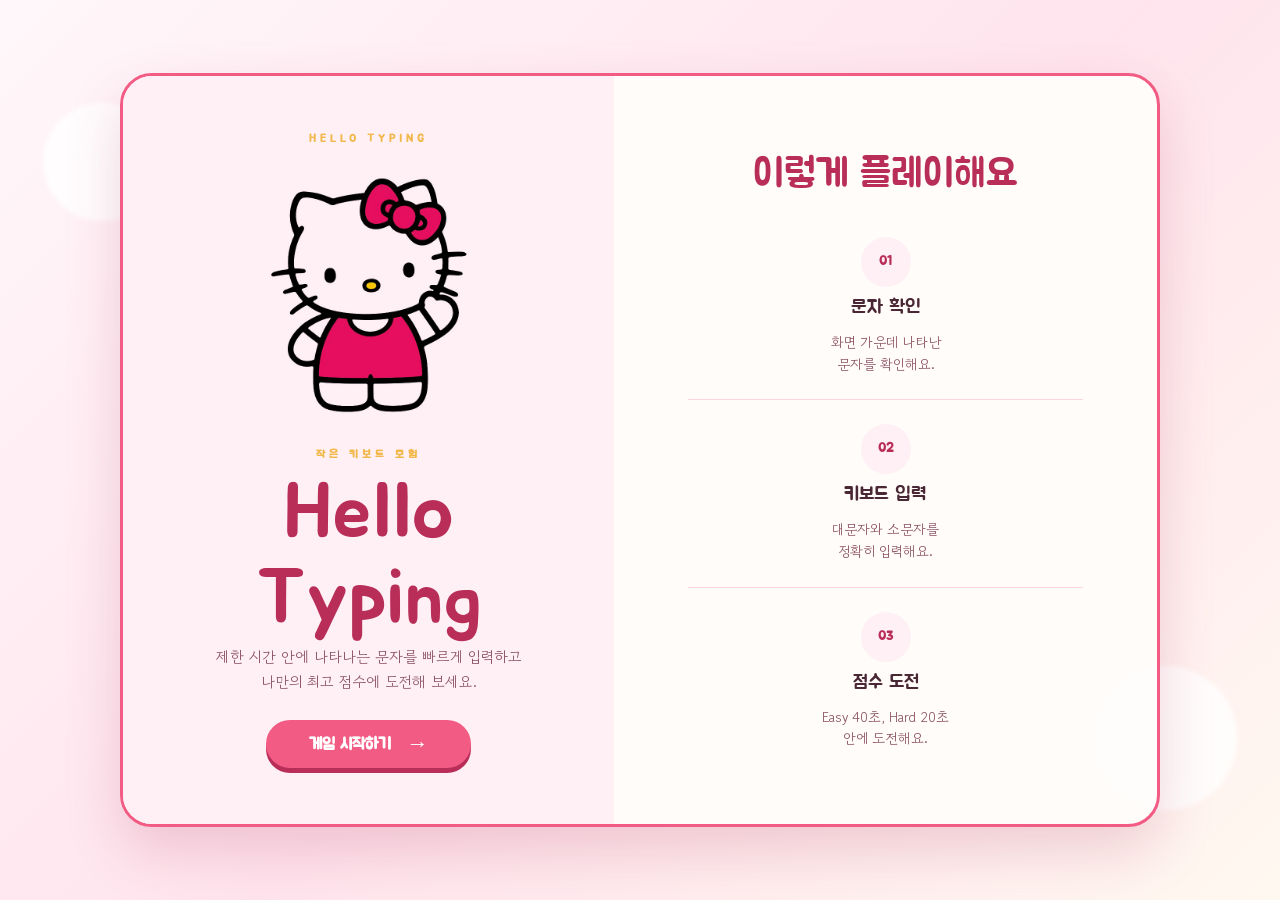
<file: index.html>
<!DOCTYPE html>
<html lang="ko">
<head>
    <meta charset="UTF-8">
    <meta name="viewport" content="width=device-width, initial-scale=1.0">
    <title>Hello Typing 시작하기</title>
    <!-- 깜찍한 손글씨풍 폰트 (주아체 / 고운돋움) — 인터넷 연결이 필요합니다 -->
    <link rel="preconnect" href="https://fonts.googleapis.com">
    <link rel="preconnect" href="https://fonts.gstatic.com" crossorigin>
    <link href="https://fonts.googleapis.com/css2?family=Jua&family=Gowun+Dodum&display=swap" rel="stylesheet">
    <link rel="stylesheet" href="css/onboarding.css">
</head>
<body>
    <main class="onboarding">
        <section class="onboarding__hero" aria-labelledby="onboarding-title">
            <div class="onboarding__badge">HELLO TYPING</div>
            <img class="onboarding__mascot" src="assets/hello-kitty.png" alt="헬로키티 캐릭터">
            <p class="onboarding__eyebrow">작은 키보드 모험</p>
            <h1 id="onboarding-title">Hello<br>Typing</h1>
            <p class="onboarding__intro">제한 시간 안에 나타나는 문자를 빠르게 입력하고<br>나만의 최고 점수에 도전해 보세요.</p>
            <a class="onboarding__start" href="typing_game.html">게임 시작하기 <span aria-hidden="true">→</span></a>
        </section>

        <section class="onboarding__steps" aria-labelledby="steps-title">
            <h2 id="steps-title">이렇게 플레이해요</h2>
            <div class="onboarding__step-list">
                <article class="onboarding__step">
                    <span class="onboarding__step-number">01</span>
                    <h3>문자 확인</h3>
                    <p>화면 가운데 나타난<br>문자를 확인해요.</p>
                </article>
                <article class="onboarding__step">
                    <span class="onboarding__step-number">02</span>
                    <h3>키보드 입력</h3>
                    <p>대문자와 소문자를<br>정확히 입력해요.</p>
                </article>
                <article class="onboarding__step">
                    <span class="onboarding__step-number">03</span>
                    <h3>점수 도전</h3>
                    <p>Easy 40초, Hard 20초<br>안에 도전해요.</p>
                </article>
            </div>
        </section>
    </main>
</body>
</html>
</file>
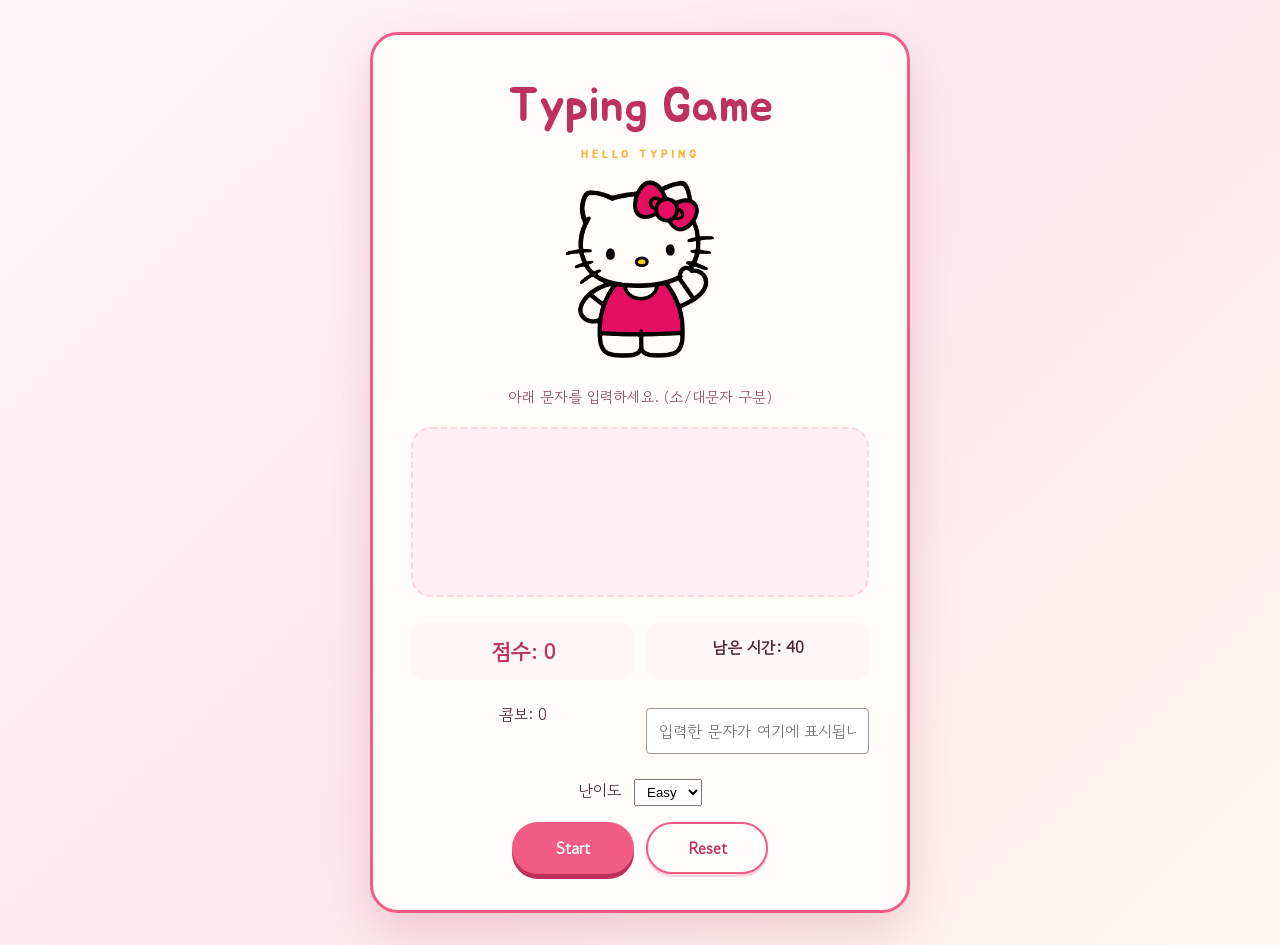
<file: typing_game.html>
<!--
    1. 아래 게임의 문제점을 발견하고, 개선점을 제시하세요. 정답은 없습니다.
    2. 디자인을 개선해보세요.

    [구조 안내]
    이 파일은 '골격'만 담당합니다. 마크업 구조와 id/class만 두고,
    디자인은 css/style.css, 동작은 js/*.js 에서 수정하세요.

    담당 나누기 예시
      - A : css/style.css      (디자인)
      - B : js/ui.js           (화면 표시)
      - C : js/game.js         (게임 규칙/진행)
      - 공통 : js/config.js    (설정값 — 바꿀 일 있으면 서로 알리고 수정)
 -->
<!DOCTYPE html>
<html lang="ko">
<head>
    <meta charset="UTF-8">
    <meta name="viewport" content="width=device-width, initial-scale=1.0">
    <title>Typing Game</title>
    <!-- 온보딩 화면과 같은 폰트 (주아체 / 고운돋움) — 인터넷 연결이 필요합니다 -->
    <link rel="preconnect" href="https://fonts.googleapis.com">
    <link rel="preconnect" href="https://fonts.gstatic.com" crossorigin>
    <link href="https://fonts.googleapis.com/css2?family=Jua&family=Gowun+Dodum&display=swap" rel="stylesheet">
    <link rel="stylesheet" href="css/style.css">
</head>
<body>
    <main class="game">
        <h1 class="game__title">Typing Game</h1>

        <img class="game__character" src="assets/hello-kitty.png" alt="헬로키티 캐릭터">

        <p class="game__guide">아래 문자를 입력하세요. (소/대문자 구분)</p>

        <!-- 지금 입력해야 할 문자가 표시되는 곳 -->
        <div class="game__target" id="targetChar"></div>

        <div class="game__status">
            <div class="game__score" id="score"></div>
            <div class="game__timer" id="timer"></div>
            <div class="game__combo" id="combo"></div>
            <input class="game__input" id="typedInput" type="text" placeholder="입력한 문자가 여기에 표시됩니다" readonly>
        </div>

        <!-- 난이도를 고르면 제한 시간도 함께 정해집니다 (Easy 40초 / Hard 20초) -->
        <label class="game__mode">
            난이도
            <select id="modeSelect">
                <option value="easy">Easy</option>
                <option value="hard">Hard</option>
            </select>
        </label>

        <div class="game__controls">
            <button type="button" class="game__button" id="startButton">Start</button>
            <button type="button" class="game__button" id="resetButton">Reset</button>
        </div>
    </main>

    <!-- 순서 중요: config → ui → game -->
    <script src="js/config.js"></script>
    <script src="js/ui.js"></script>
    <script src="js/game.js"></script>
</body>
</html>
</file>
<file: css/onboarding.css>
:root {
    --pink: #f25b83;
    --dark-pink: #b92e59;
    --pale-pink: #fff0f5;
    --blush: #ffd5e1;
    --ink: #4a2735;
    --gold: #f2b84b;
    --white: #fffdfb;
}

* {
    box-sizing: border-box;
}

body {
    /* 화면 정중앙에 배치 (가로 + 세로) */
    min-height: 100vh;
    display: grid;
    place-items: center;
    margin: 0;
    padding: 28px 18px;
    color: var(--ink);
    background:
        radial-gradient(circle at 8% 18%, rgba(255, 255, 255, 0.85) 0 4%, transparent 4.5%),
        radial-gradient(circle at 91% 82%, rgba(255, 255, 255, 0.8) 0 5%, transparent 5.5%),
        linear-gradient(135deg, #fff7fa 0%, #ffe4ed 53%, #fff8f0 100%);
    /* 폰트를 바꾸려면 이 두 줄만 고치면 됩니다 */
    font-family: "Gowun Dodum", "Malgun Gothic", sans-serif;
}

/* 제목용 깜찍한 폰트 */
.onboarding h1,
.onboarding__steps h2,
.onboarding__step h3,
.onboarding__badge,
.onboarding__eyebrow,
.onboarding__step-number,
.onboarding__start {
    font-family: "Jua", "Malgun Gothic", sans-serif;
    font-weight: normal;
}

.onboarding {
    display: grid;
    grid-template-columns: minmax(280px, 0.95fr) minmax(360px, 1.05fr);
    width: min(100%, 1040px);
    min-height: min(720px, calc(100vh - 56px));
    margin: 0 auto;
    overflow: hidden;
    border: 3px solid var(--pink);
    border-radius: 32px;
    background: rgba(255, 253, 251, 0.95);
    box-shadow: 0 24px 55px rgba(174, 54, 93, 0.2);
}

.onboarding__hero {
    position: relative;
    display: flex;
    flex-direction: column;
    align-items: center;
    justify-content: center;
    padding: 56px 44px;
    overflow: hidden;
    background: var(--pale-pink);
    text-align: center;
}

.onboarding__badge,
.onboarding__eyebrow {
    color: var(--gold);
    font-size: 11px;
    font-weight: bold;
    letter-spacing: 4px;
}

.onboarding__badge {
    margin-bottom: 24px;
}

.onboarding__eyebrow {
    margin: 28px 0 10px;
}

.onboarding__mascot {
    display: block;
    width: min(100%, 250px);
    height: auto;
    margin: 0 auto;
    border-radius: 20px;
    mix-blend-mode: multiply;
}

.onboarding__ear {
    position: absolute;
    top: -27px;
    width: 58px;
    height: 58px;
    border: 3px solid var(--pink);
    background: var(--white);
}

.onboarding__ear--left {
    left: 3px;
    border-right: 0;
    border-bottom: 0;
    border-radius: 18px 0 0;
    transform: rotate(35deg);
}

.onboarding__ear--right {
    right: 3px;
    border-left: 0;
    border-bottom: 0;
    border-radius: 0 18px 0 0;
    transform: rotate(-35deg);
}

.onboarding__eye,
.onboarding__nose {
    position: absolute;
    background: var(--ink);
}

.onboarding__eye {
    top: 67px;
    width: 8px;
    height: 15px;
    border-radius: 50%;
}

.onboarding__eye--left {
    left: 49px;
}

.onboarding__eye--right {
    right: 49px;
}

.onboarding__nose {
    top: 83px;
    left: calc(50% - 5px);
    width: 10px;
    height: 8px;
    border-radius: 50%;
    background: var(--gold);
}

.onboarding__whisker {
    position: absolute;
    top: 91px;
    width: 39px;
    height: 1px;
    background: var(--ink);
}

.onboarding__whisker--left {
    left: 6px;
    transform: rotate(12deg);
}

.onboarding__whisker--right {
    right: 6px;
    transform: rotate(-12deg);
}

.onboarding__bow {
    position: absolute;
    top: 3px;
    right: -20px;
    width: 48px;
    height: 30px;
    background: var(--pink);
    transform: rotate(12deg);
}

.onboarding__bow::before,
.onboarding__bow::after {
    position: absolute;
    top: 2px;
    width: 25px;
    height: 26px;
    border: 2px solid var(--dark-pink);
    background: var(--pink);
    content: "";
}

.onboarding__bow::before {
    left: -17px;
    clip-path: polygon(100% 0, 100% 100%, 50% 72%, 0 100%, 14% 12%);
}

.onboarding__bow::after {
    right: -17px;
    clip-path: polygon(0 0, 100% 12%, 100% 100%, 50% 72%, 0 100%);
}

.onboarding h1 {
    position: relative;
    z-index: 1;
    margin: 0;
    color: var(--dark-pink);
    font-size: clamp(52px, 7vw, 78px);
    line-height: 1.1;
}

.onboarding__intro {
    position: relative;
    z-index: 1;
    margin: 0 0 25px;
    color: #8c5366;
    font-size: 15px;
    line-height: 1.7;
}

.onboarding__start {
    position: relative;
    z-index: 1;
    display: inline-flex;
    align-items: center;
    justify-content: center;
    gap: 16px;
    min-width: 205px;
    padding: 14px 22px;
    border-radius: 999px;
    color: white;
    background: var(--pink);
    box-shadow: 0 5px 0 var(--dark-pink);
    font-weight: bold;
    text-decoration: none;
    transition: transform 120ms ease, box-shadow 120ms ease, background 120ms ease;
}

.onboarding__start:hover {
    background: #e84974;
    transform: translateY(-2px);
    box-shadow: 0 7px 0 var(--dark-pink);
}

.onboarding__start span {
    font-size: 22px;
    line-height: 0;
}

.onboarding__steps {
    display: flex;
    flex-direction: column;
    justify-content: center;
    padding: 56px clamp(28px, 6vw, 74px);
    text-align: center;
}

.onboarding__steps h2 {
    margin: 0 0 38px;
    color: var(--dark-pink);
    font-size: clamp(27px, 4vw, 39px);
}

.onboarding__step-list {
    display: grid;
    gap: 24px;
}

/* 번호 원을 위에 두고 글을 아래로 — 전체 중앙 정렬 */
.onboarding__step {
    display: grid;
    justify-items: center;
    row-gap: 6px;
    padding-bottom: 24px;
    border-bottom: 1px solid var(--blush);
}

.onboarding__step:last-child {
    padding-bottom: 0;
    border-bottom: 0;
}

.onboarding__step-number {
    display: grid;
    width: 50px;
    height: 50px;
    place-items: center;
    border-radius: 50%;
    color: var(--dark-pink);
    background: var(--pale-pink);
    font-size: 13px;
    font-weight: bold;
}

.onboarding__step h3 {
    margin: 3px 0 6px;
    color: var(--ink);
    font-size: 19px;
}

.onboarding__step p {
    margin: 0;
    color: #8c5366;
    font-size: 14px;
    line-height: 1.55;
}

.onboarding a:focus-visible {
    outline: 3px solid #f6b1c5;
    outline-offset: 4px;
}

@media (max-width: 760px) {
    body {
        padding: 16px;
    }

    .onboarding {
        grid-template-columns: 1fr;
        min-height: auto;
    }

    .onboarding__hero {
        padding: 46px 24px 52px;
    }

    .onboarding__steps {
        padding: 42px 26px 48px;
    }
}

@media (max-width: 360px) {
    body {
        padding: 8px;
    }

    .onboarding {
        border-radius: 24px;
    }

    .onboarding__hero {
        padding-right: 16px;
        padding-left: 16px;
    }

    .onboarding__mascot {
        transform: scale(0.9);
    }

    .onboarding__intro {
        font-size: 14px;
    }

    .onboarding__step-number {
        width: 43px;
        height: 43px;
    }
}

@media (prefers-reduced-motion: reduce) {
    *,
    *::before,
    *::after {
        transition-duration: 0.01ms !important;
    }
}
</file>
<file: css/style.css>
/*
 * style.css — 디자인 담당
 *
 * 현재는 원본 HTML 에 있던 스타일을 그대로 옮겨온 상태입니다.
 * 아래 :root 변수부터 손대면 색/크기를 한 번에 바꿀 수 있습니다.
 */

:root {
    --pink: #f25b83;
    --dark-pink: #bf315d;
    --pale-pink: #fff0f5;
    --blush: #ffd5e1;
    --ink: #4a2735;
    --white: #fffdfb;
    --gold: #f2b84b;
}

* {
    box-sizing: border-box;
}

body {
    min-height: 100vh;
    display: grid;
    place-items: center;
    margin: 0;
    padding: 32px 16px;
    color: var(--ink);
    background: linear-gradient(135deg, #fff7fa 0%, #ffe7ef 52%, #fff8f0 100%);
    /* 온보딩 화면과 동일 — 폰트를 바꾸려면 여기와 아래 .game__title 쪽만 고치면 됩니다 */
    font-family: "Gowun Dodum", "Malgun Gothic", sans-serif;
}

.game {
    position: relative;
    width: min(100%, 540px);
    padding: 42px 38px 36px;
    border: 3px solid var(--pink);
    border-radius: 28px;
    background: rgba(255, 253, 251, 0.95);
    box-shadow: 0 20px 50px rgba(174, 54, 93, 0.2);
    text-align: center;
}

.game__title {
    position: relative;
    z-index: 1;
    margin: 0;
    color: var(--dark-pink);
    font-family: "Jua", "Malgun Gothic", sans-serif;
    font-weight: normal;
    font-size: clamp(32px, 8vw, 48px);
}

.game__title::before {
    content: none;
}

.game__title::after {
    display: block;
    margin: 11px auto 0;
    color: var(--gold);
    content: "HELLO TYPING";
    font-family: "Jua", "Malgun Gothic", sans-serif;
    font-size: 11px;
    font-weight: bold;
    letter-spacing: 4px;
}

.game__guide {
    margin: 22px 0 20px;
    color: #8c5366;
    font-size: 15px;
}

.game__character {
    display: block;
    width: min(100%, 190px);
    height: auto;
    margin: 12px auto 18px;
    border-radius: 18px;
    mix-blend-mode: multiply;
}

.game__target {
    min-height: 170px;
    display: grid;
    place-items: center;
    margin-bottom: 25px;
    border: 2px dashed var(--blush);
    border-radius: 20px;
    color: var(--dark-pink);
    background: var(--pale-pink);
    /* 출제 문자 — 대소문자와 0/O 구분이 중요한 자리라 폰트를 바꿀 때 주의 */
    font-family: "Jua", "Malgun Gothic", sans-serif;
    font-size: clamp(76px, 18vw, 116px);
    font-weight: normal;
    line-height: 1;
    text-shadow: 4px 4px 0 var(--blush);
}

.game__target:not(:empty) {
    animation: target-pop 180ms ease-out;
}

.game__status {
    display: grid;
    grid-template-columns: 1fr 1fr;
    gap: 12px;
    margin-bottom: 24px;
}

.game__score,
.game__timer {
    margin: 0;
    padding: 13px 10px;
    border-radius: 14px;
    background: #fff6f8;
    font-weight: bold;
}

.game__score {
    color: var(--dark-pink);
    font-size: 22px;
}

.game__timer {
    color: var(--ink);
    font-size: 16px;
    overflow-wrap: anywhere;
}

.game__controls {
    display: flex;
    justify-content: center;
    gap: 12px;
}

.game__button {
    min-width: 122px;
    padding: 12px 22px;
    border: 0;
    border-radius: 999px;
    color: white;
    background: var(--pink);
    box-shadow: 0 5px 0 var(--dark-pink);
    cursor: pointer;
    font: inherit;
    font-weight: bold;
    transition: transform 120ms ease, box-shadow 120ms ease, background 120ms ease;
}

.game__button:hover {
    background: #e84974;
    transform: translateY(-2px);
    box-shadow: 0 7px 0 var(--dark-pink);
}

.game__button:active {
    transform: translateY(3px);
    box-shadow: 0 2px 0 var(--dark-pink);
}

#resetButton {
    color: var(--dark-pink);
    background: var(--white);
    border: 2px solid var(--pink);
    box-shadow: 0 3px 0 var(--blush);
}

#resetButton:hover {
    background: var(--pale-pink);
    box-shadow: 0 5px 0 var(--blush);
}

.game__button:focus-visible {
    outline: 3px solid #f6b1c5;
    outline-offset: 4px;
}

@keyframes target-pop {
    from { opacity: 0.3; transform: scale(0.75); }
    to { opacity: 1; transform: scale(1); }
}

@media (max-width: 460px) {
    .game {
        padding: 36px 20px 30px;
    }

    .game::before {
        left: 25px;
    }

    .game::after {
        right: 25px;
    }

    .game__status {
        grid-template-columns: 1fr;
        gap: 8px;
    }

    .game__controls {
        flex-direction: column;
    }

    .game__button {
        width: 100%;
    }
}

@media (max-width: 340px) {
    body {
        padding: 24px 10px;
    }

    .game {
        padding: 32px 14px 24px;
        border-radius: 22px;
    }

    .game::before,
    .game::after {
        width: 42px;
        height: 42px;
        top: -16px;
    }

    .game::before {
        left: 18px;
    }

    .game::after {
        right: 18px;
    }

    .game__title {
        font-size: 30px;
    }

    .game__title::after {
        font-size: 9px;
        letter-spacing: 3px;
    }

    .game__target {
        min-height: 135px;
        font-size: 72px;
    }
}

@media (prefers-reduced-motion: reduce) {
    *,
    *::before,
    *::after {
        scroll-behavior: auto !important;
        transition-duration: 0.01ms !important;
        animation-duration: 0.01ms !important;
    }
}

.game__combo {
    margin-top: 10px;
}

.game__input {
    box-sizing: border-box;
    display: block;
    width: min(100%, 360px);
    margin: 16px auto 0;
    padding: 10px 12px;
    border: 1px solid #999;
    border-radius: 4px;
    font: inherit;
}

.game__mode {
    display: block;
    margin: 24px 0 16px;
}

.game__mode select {
    margin-left: 8px;
    padding: 4px 8px;
}
</file>
